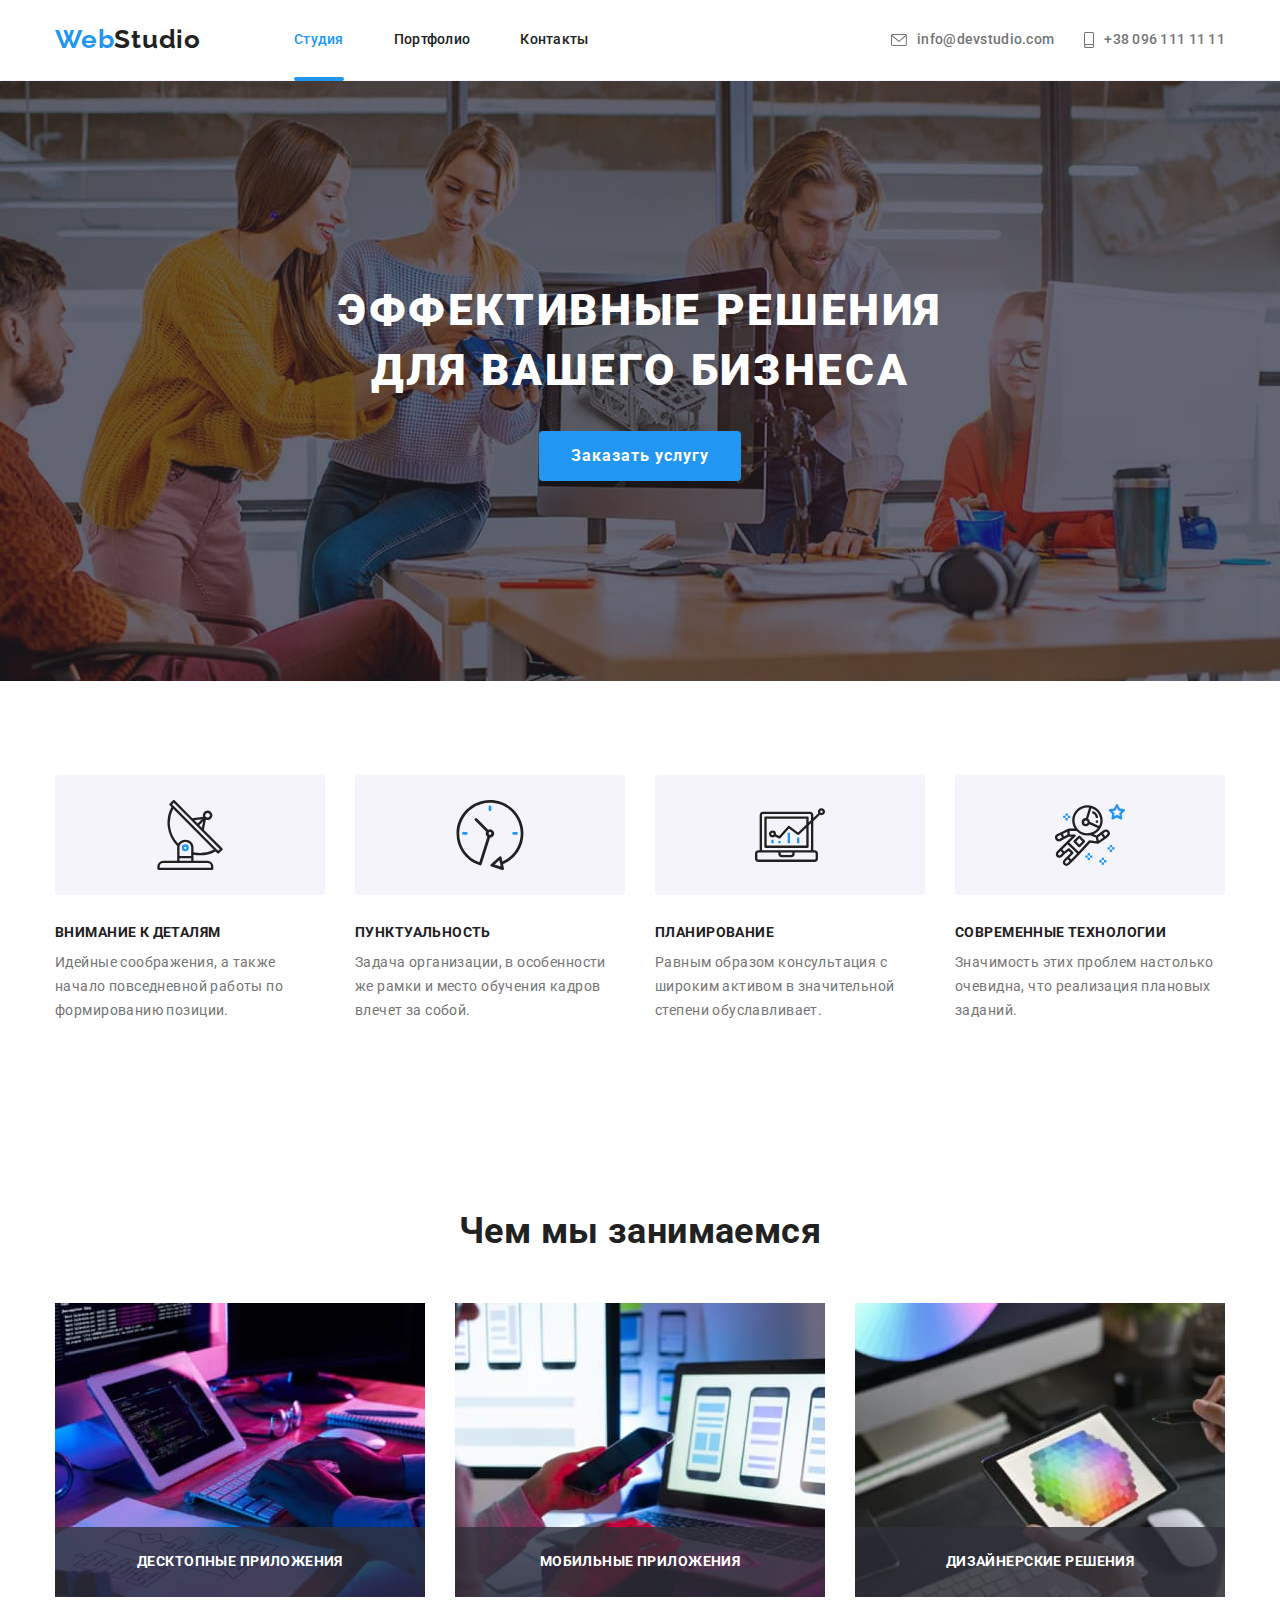
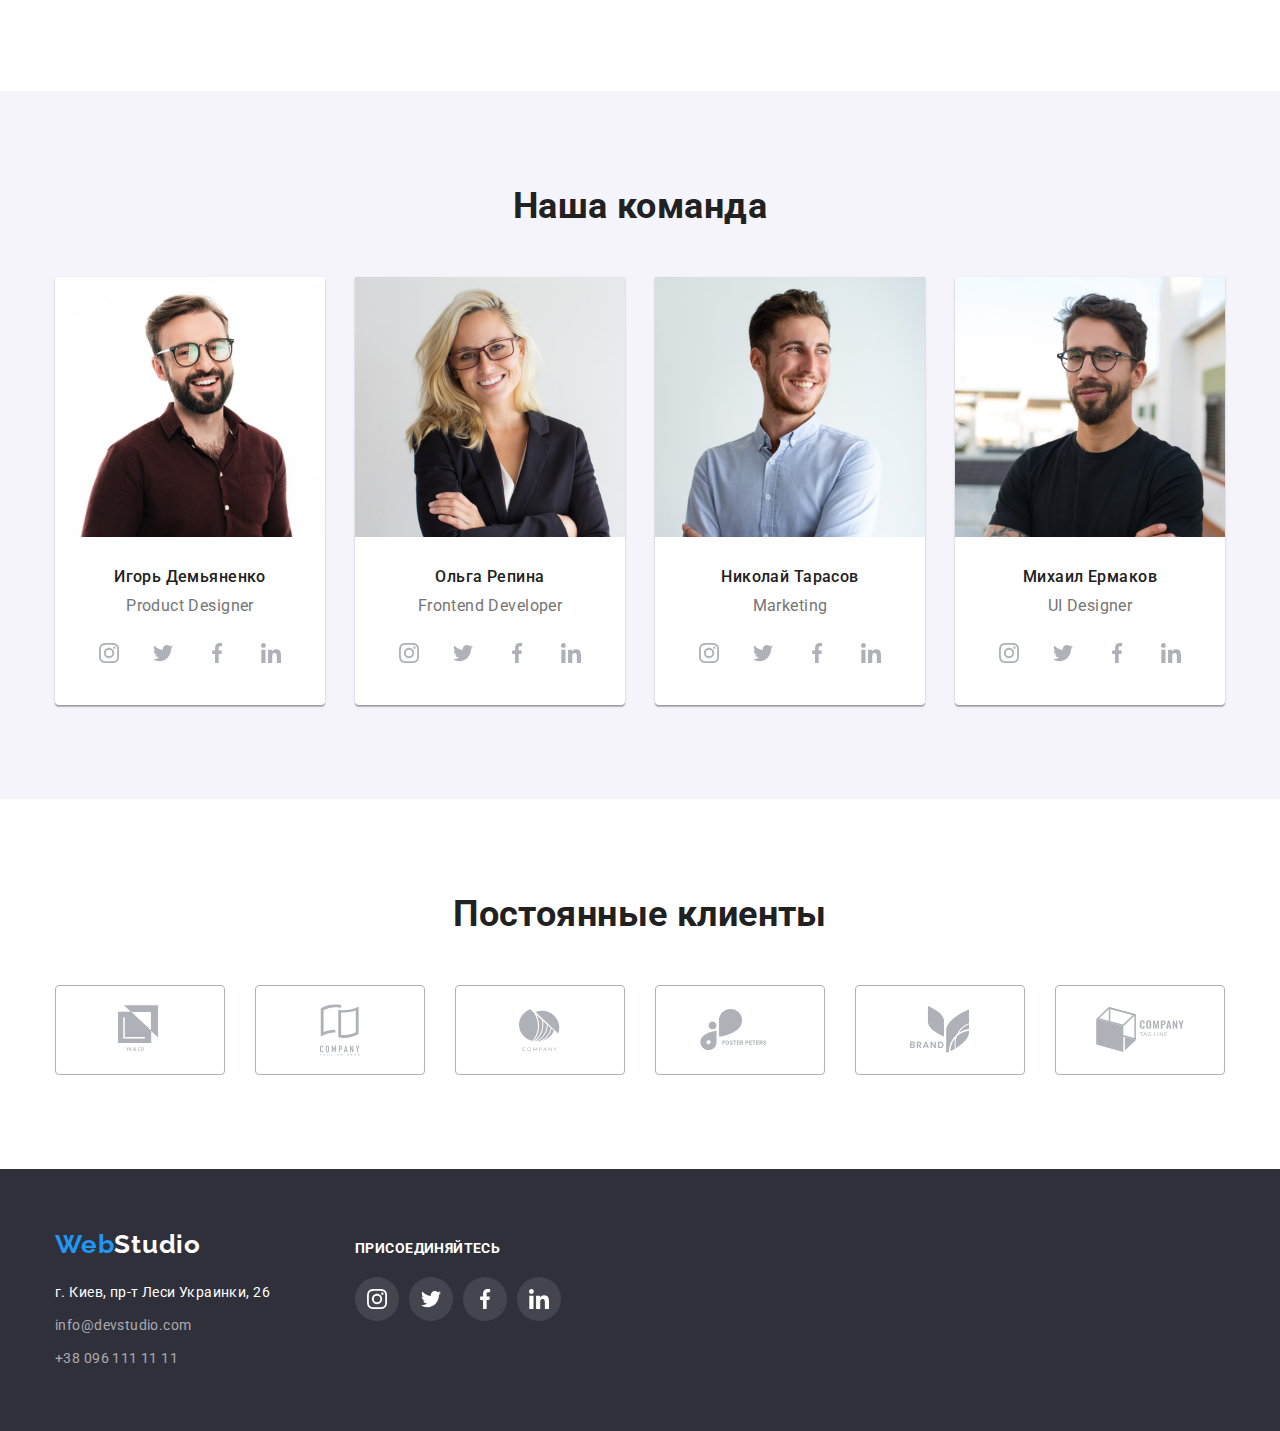
<file: index.html>
<!DOCTYPE html>
<html lang="ru">

<head>
  <meta charset="UTF-8" />
  <meta name="viewport" content="width=device-width, initial-scale=1.0" />
  <title>Студия</title>
  <link href="https://fonts.googleapis.com/css2?family=Raleway:wght@700&family=Roboto:wght@400;500;700;900&display=swap"
    rel="stylesheet" />
  <link rel="stylesheet"
    href="https://cdnjs.cloudflare.com/ajax/libs/modern-normalize/1.0.0/modern-normalize.min.css" />
  <link rel="stylesheet" href="./css/style.css" />
</head>

<body>
  <header class="header">
    <div class="container">
      <nav class="main-nav">
        <a class="link logo-link" href="./index.html" lang="en"><span class="web-word">Web</span>Studio</a>

        <ul class="nav-list list">
          <li class="item"><a class="link active" href="./index.html">Студия</a></li>
          <li class="item">
            <a class="link" href="./portfolio.html">Портфолио</a>
          </li>
          <li class="item"><a class="link" href="">Контакты</a></li>
        </ul>
      </nav>
      <address class="header-contacts">
        <a class="link" href="mailo:info@devstudio.com">
          <svg class="envelope">
            <use href="./images/sprite.svg#icon-envelope"></use>
          </svg>
          <p lang="en">info@devstudio.com</p>
        </a>
        <a class="link" href="tel:+380961111111">
          <svg class="smartphone">
            <use href="./images/sprite.svg#icon-smartphone"></use>
          </svg>
          <p>+38 096 111 11 11</p>
        </a>
      </address>
    </div>
  </header>

  <main>
    <section class="order-section">
      <div class="container">
        <h1 class="title">Эффективные решения для вашего бизнеса</h1>
        <button class="button" type="button" data-modal-open>Заказать услугу</button>
      </div>
    </section>

    <section class="advantages-section">
      <div class="container">
        <h2 hidden>Наши преимущества</h2>
        <ul class="list">
          <li class="item antenna">
            <h3 class="title">Внимание к деталям</h3>
            <p class="text">
              Идейные соображения, а также начало повседневной работы по
              формированию позиции.
            </p>
          </li>
          <li class="item clock">
            <h3 class="title">Пунктуальность</h3>
            <p class="text">
              Задача организации, в особенности же рамки и место обучения кадров
              влечет за собой.
            </p>
          </li>
          <li class="item diagram">
            <h3 class="title">Планирование</h3>
            <p class="text">
              Равным образом консультация с широким активом в значительной
              степени обуславливает.
            </p>
          </li>
          <li class="item astronaut">
            <h3 class="title">Современные технологии</h3>
            <p class="text">
              Значимость этих проблем настолько очевидна, что реализация
              плановых заданий.
            </p>
          </li>
        </ul>
      </div>
    </section>

    <section class="work-description-section">
      <div class="container">
        <h2 class="title">Чем мы занимаемся</h2>
        <ul class="list">
          <li class="item">
            <img src="./images/work-01.jpg" alt="Человек пишет код по блок-схеме" width="370" height="294" />
            <p class="text">Десктопные приложения</p>
          </li>
          <li class="item">
            <img src="./images/work-02.jpg" alt="Человек сверяет дизайн приложения с макетом" width="370"
              height="294" />
              <p class="text">Мобильные приложения</p>
          </li>
          <li class="item">
            <img src="./images/work-03.jpg" alt="Человек выбирает цвет из электронной палитры" width="370"
              height="294" />
              <p class="text">Дизайнерские решения</p>
          </li>
        </ul>
      </div>
    </section>

    <section class="team-section">
      <div class="container">
        <h2 class="main-title">Наша команда</h2>
        <ul class="list team-list">
          <li class="card">
            <img src="./images/team-01.jpg" alt="Улыбающийся мужчина в очках" width="270" height="260" />
            <h3 class="title">Игорь Демьяненко</h3>
            <p class="text" lang="en">Product Designer</p>
            <ul class="list link-list">
              <li class="item-link">
                <a class="social-link" href="">
                  <svg>
                    <use href="./images/sprite.svg#icon-instagram"></use>
                  </svg>
                </a>
              </li>
              <li class="item-link">
                <a class="social-link" href="">
                  <svg>
                    <use href="./images/sprite.svg#icon-twitter"></use>
                  </svg>
                </a>
              </li>
              <li class="item-link">
                <a class="social-link" href="">
                  <svg>
                    <use href="./images/sprite.svg#icon-facebook"></use>
                  </svg>
                </a>
              </li>
              <li class="item-link">
                <a class="social-link" href="">
                  <svg>
                    <use href="./images/sprite.svg#icon-linkedin"></use>
                  </svg>
                </a>
              </li>
            </ul>
          </li>
          <li class="card">
            <img src="./images/team-02.jpg" alt="Улыбающаяся женщина в очках" width="270" height="260" />
            <h3 class="title">Ольга Репина</h3>
            <p class="text" lang="en">Frontend Developer</p>
            <ul class="list link-list">
              <li class="item-link">
                <a class="social-link" href="">
                  <svg>
                    <use href="./images/sprite.svg#icon-instagram"></use>
                  </svg>
                </a>
              </li>
              <li class="item-link">
                <a class="social-link" href="">
                  <svg>
                    <use href="./images/sprite.svg#icon-twitter"></use>
                  </svg>
                </a>
              </li>
              <li class="item-link">
                <a class="social-link" href="">
                  <svg>
                    <use href="./images/sprite.svg#icon-facebook"></use>
                  </svg>
                </a>
              </li>
              <li class="item-link">
                <a class="social-link" href="">
                  <svg>
                    <use href="./images/sprite.svg#icon-linkedin"></use>
                  </svg>
                </a>
              </li>
            </ul>
          </li>
          <li class="card">
            <img src="./images/team-03.jpg" alt="Улыбающийся мужчина" width="270" height="260" />
            <h3 class="title">Николай Тарасов</h3>
            <p class="text" lang="en">Marketing</p>
            <ul class="list link-list">
              <li class="item-link">
                <a class="social-link" href="">
                  <svg>
                    <use href="./images/sprite.svg#icon-instagram"></use>
                  </svg>
                </a>
              </li>
              <li class="item-link">
                <a class="social-link" href="">
                  <svg>
                    <use href="./images/sprite.svg#icon-twitter"></use>
                  </svg>
                </a>
              </li>
              <li class="item-link">
                <a class="social-link" href="">
                  <svg>
                    <use href="./images/sprite.svg#icon-facebook"></use>
                  </svg>
                </a>
              </li>
              <li class="item-link">
                <a class="social-link" href="">
                  <svg>
                    <use href="./images/sprite.svg#icon-linkedin"></use>
                  </svg>
                </a>
              </li>
            </ul>
          </li>
          <li class="card">
            <img src="./images/team-04.jpg" alt="Улыбающийся мужчина в очках" width="270" height="260" />
            <h3 class="title">Михаил Ермаков</h3>
            <p class="text" lang="en">UI Designer</p>
            <ul class="list link-list">
              <li class="item-link">
                <a class="social-link" href="">
                  <svg>
                    <use href="./images/sprite.svg#icon-instagram"></use>
                  </svg>
                </a>
              </li>
              <li class="item-link">
                <a class="social-link" href="">
                  <svg>
                    <use href="./images/sprite.svg#icon-twitter"></use>
                  </svg>
                </a>
              </li>
              <li class="item-link">
                <a class="social-link" href="">
                  <svg>
                    <use href="./images/sprite.svg#icon-facebook"></use>
                  </svg>
                </a>
              </li>
              <li class="item-link">
                <a class="social-link" href="">
                  <svg>
                    <use href="./images/sprite.svg#icon-linkedin"></use>
                  </svg>
                </a>
              </li>
            </ul>
          </li>
        </ul>
      </div>
    </section>

    <section class="clients-section">
      <div class="container">
        <h2 class="title">Постоянные клиенты</h2>
        <ul class="list">
          <li class="company company-01">
            <svg>
              <use href="./images/sprite.svg#icon-company-01"></use>
            </svg>
          </li>
          <li class="company company-02">
            <svg>
              <use href="./images/sprite.svg#icon-company-02"></use>
            </svg>
          </li>
          <li class="company company-03">
            <svg>
              <use href="./images/sprite.svg#icon-company-03"></use>
            </svg>
          </li>
          <li class="company company-04">
            <svg>
              <use href="./images/sprite.svg#icon-company-04"></use>
            </svg>
          </li>
          <li class="company company-05">
            <svg>
              <use href="./images/sprite.svg#icon-company-05"></use>
            </svg>
          </li>
          <li class="company company-06">
            <svg>
              <use href="./images/sprite.svg#icon-company-06"></use>
            </svg>
          </li>
        </ul>
      </div>
    </section>

    <div class="backdrop is-hidden" data-modal>
      <div class="modal-window">
        <button class="close-button" type="button" data-modal-close>
          <svg>
            <use href="./images/sprite.svg#icon-close"></use>
          </svg>
        </button>
      </div>
    </div>
  </main>

  <footer class="footer">
    <div class="container">
      <div class="sub-container">
        <a class="link logo-link" href="./index.html" lang="en"><span class="web-word">Web</span>Studio</a>

        <address class="footer-contacts">
          <p class="text">г. Киев, пр-т Леси Украинки, 26</p>
          <a class="link" href="mailo:info@devstudio.com" lang="en">info@devstudio.com</a><br />
          <a class="link" href="tel:+380961111111">+38 096 111 11 11</a>
        </address>
      </div>
      <div class="sub-container social">
        <p class="text">Присоединяйтесь</p>
        <ul class="list link-list">
          <li class="item-link">
            <a class="social-link" href="">
              <svg class="icon-footer">
                <use href="./images/sprite.svg#icon-instagram"></use>
              </svg>
            </a>
          </li>
          <li class="item-link">
            <a class="social-link" href="">
              <svg class="icon-footer">
                <use href="./images/sprite.svg#icon-twitter"></use>
              </svg>
            </a>
          </li>
          <li class="item-link">
            <a class="social-link" href="">
              <svg class="icon-footer">
                <use href="./images/sprite.svg#icon-facebook"></use>
              </svg>
            </a>
          </li>
          <li class="item-link">
            <a class="social-link" href="">
              <svg class="icon-footer">
                <use href="./images/sprite.svg#icon-linkedin"></use>
              </svg>
            </a>
          </li>
        </ul>
      </div>
    </div>
  </footer>

  <script src="./js/modal.js"></script>
</body>

</html>
</file>
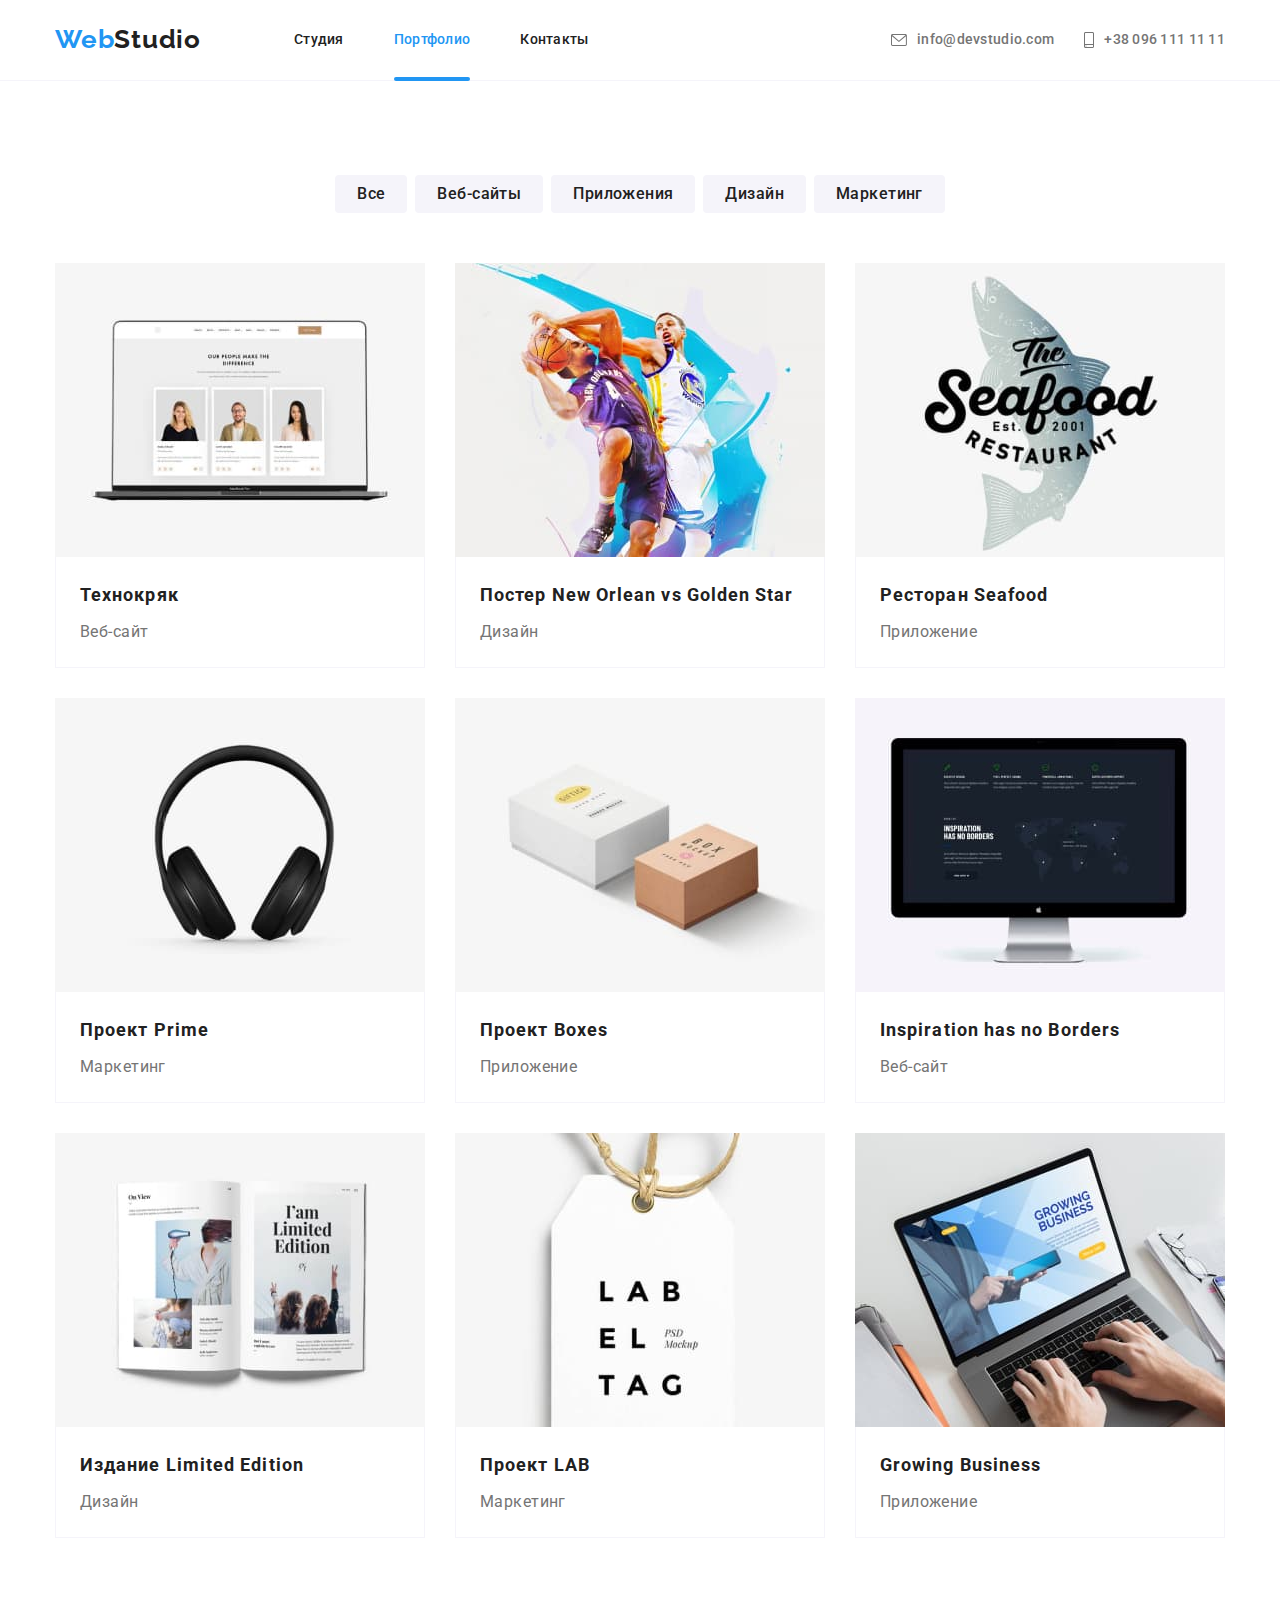
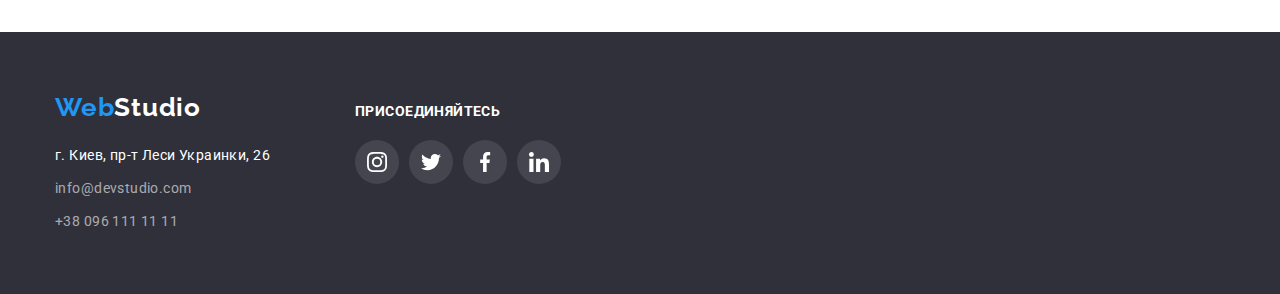
<file: portfolio.html>
<!DOCTYPE html>
<html lang="ru">

<head>
  <meta charset="UTF-8" />
  <meta name="viewport" content="width=device-width, initial-scale=1.0" />
  <title>Портфолио</title>
  <link href="https://fonts.googleapis.com/css2?family=Raleway:wght@700&family=Roboto:wght@400;500;700;900&display=swap"
    rel="stylesheet" />
  <link rel="stylesheet"
    href="https://cdnjs.cloudflare.com/ajax/libs/modern-normalize/1.0.0/modern-normalize.min.css" />
  <link rel="stylesheet" href="./css/style.css" />
</head>

<body>
  <header class="header">
    <div class="container">
      <nav class="main-nav">
        <a class="link logo-link" href="./index.html" lang="en"><span class="web-word">Web</span>Studio</a>

        <ul class="nav-list list">
          <li class="item"><a class="link" href="./index.html">Студия</a></li>
          <li class="item">
            <a class="link active" href="./portfolio.html">Портфолио</a>
          </li>
          <li class="item"><a class="link" href="">Контакты</a></li>
        </ul>
      </nav>
      <address class="header-contacts">
        <a class="link" href="mailo:info@devstudio.com">
          <svg class="envelope">
            <use href="./images/sprite.svg#icon-envelope"></use>
          </svg>
          <p lang="en">info@devstudio.com</p>
        </a>
        <a class="link" href="tel:+380961111111">
          <svg class="smartphone">
            <use href="./images/sprite.svg#icon-smartphone"></use>
          </svg>
          <p>+38 096 111 11 11</p>
        </a>
      </address>
    </div>
  </header>

  <main>
    <section class="projects-section">
      <div class="container">
        <h1 hidden>Наши проекты</h1>
        <ul class="list buttons">
          <li class="item">
            <button class="button" type="button">Все</button>
          </li>
          <li class="item">
            <button class="button" type="button">Веб-сайты</button>
          </li>
          <li class="item">
            <button class="button" type="button">Приложения</button>
          </li>
          <li class="item">
            <button class="button" type="button">Дизайн</button>
          </li>
          <li class="item">
            <button class="button" type="button">Маркетинг</button>
          </li>
        </ul>

        <ul class="list cards">
          <li class="card">
            <a class="link" href="">
              <div class="description-sub-container">
                <img src="./images/project-01.jpg" alt="Ноутбук с открытым сайтом" width="370" height="294" />
                <p>
                  Технокряк это современная площадка распространения коронавируса.
                  Компании используют эту платформу для цифрового шпионажа и атак на защищённые сервера конкурентов.
                </p>
              </div>
              <div class="label-sub-container">
                <h2 class="title">Технокряк</h2>
                <p class="text">Веб-сайт</p>
              </div>
            </a>
          </li>
          <li class="card">
            <a class="link" href="">
              <div class="description-sub-container">
                <img src="./images/project-02.jpg" alt="Два баскетболиста с мячом" width="370" height="294" />
                <p>
                  Технокряк это современная площадка распространения коронавируса.
                  Компании используют эту платформу для цифрового шпионажа и атак на защищённые сервера конкурентов.
                </p>
              </div>
              <div class="label-sub-container">
                <h2 class="title">Постер <span lang="en">New Orlean vs Golden Star</span></h2>
                <p class="text">Дизайн</p>
              </div>
            </a>
          </li>
          <li class="card">
            <a class="link" href="">
              <div class="description-sub-container">
                <img src="./images/project-03.jpg" alt="Рыба с названием ресторана" width="370" height="294" />
                <p>
                  Технокряк это современная площадка распространения коронавируса.
                  Компании используют эту платформу для цифрового шпионажа и атак на защищённые сервера конкурентов.
                </p>
              </div>
              <div class="label-sub-container">
                <h2 class="title">Ресторан <span lang="en">Seafood</span></h2>
                <p class="text">Приложение</p>
              </div>
            </a>
          </li>
          <li class="card">
            <a class="link" href="">
              <div class="description-sub-container">
                <img src="./images/project-04.jpg" alt="Накладные наушники" width="370" height="294" />
                <p>
                  Технокряк это современная площадка распространения коронавируса.
                  Компании используют эту платформу для цифрового шпионажа и атак на защищённые сервера конкурентов.
                </p>
              </div>
              <div class="label-sub-container">
                <h2 class="title">Проект <span lang="en">Prime</span></h2>
                <p class="text">Маркетинг</p>
              </div>
            </a>
          </li>
          <li class="card">
            <a class="link" href="">
              <div class="description-sub-container">
                <img src="./images/project-05.jpg" alt="Две коробки с надписями" width="370" height="294" />
                <p>
                  Технокряк это современная площадка распространения коронавируса.
                  Компании используют эту платформу для цифрового шпионажа и атак на защищённые сервера конкурентов.
                </p>
              </div>
              <div class="label-sub-container">
                <h2 class="title">Проект <span lang="en">Boxes</span></h2>
                <p class="text">Приложение</p>
              </div>
            </a>
          </li>
          <li class="card">
            <a class="link" href="">
              <div class="description-sub-container">
                <img src="./images/project-06.jpg" alt="Компьютер с открытым сайтом" width="370" height="294" />
                <p>
                  Технокряк это современная площадка распространения коронавируса.
                  Компании используют эту платформу для цифрового шпионажа и атак на защищённые сервера конкурентов.
                </p>
              </div>
              <div class="label-sub-container">
                <h2 class="title" lang="en">Inspiration has no Borders</h2>
                <p class="text">Веб-сайт</p>
              </div>
            </a>
          </li>
          <li class="card">
            <a class="link" href="">
              <div class="description-sub-container">
                <img src="./images/project-07.jpg" alt="Открытый журнал" width="370" height="294" />
                <p>
                  Технокряк это современная площадка распространения коронавируса.
                  Компании используют эту платформу для цифрового шпионажа и атак на защищённые сервера конкурентов.
                </p>
              </div>
              <div class="label-sub-container">
                <h2 class="title">Издание <span lang="en">Limited Edition</span></h2>
                <p class="text">Дизайн</p>
              </div>
            </a>
          </li>
          <li class="card">
            <a class="link" href="">
              <div class="description-sub-container">
                <img src="./images/project-08.jpg" alt="Бирка" width="370" height="294" />
                <p>
                  Технокряк это современная площадка распространения коронавируса.
                  Компании используют эту платформу для цифрового шпионажа и атак на защищённые сервера конкурентов.
                </p>
              </div>
              <div class="label-sub-container">
                <h2 class="title">Проект <span lang="en">LAB</span></h2>
                <p class="text">Маркетинг</p>
              </div>
            </a>
          </li>
          <li class="card">
            <a class="link" href="">
              <div class="description-sub-container">
                <img src="./images/project-09.jpg" alt="Мужчина работает за ноутбуком" width="370" height="294" />
                <p>
                  Технокряк это современная площадка распространения коронавируса.
                  Компании используют эту платформу для цифрового шпионажа и атак на защищённые сервера конкурентов.
                </p>
              </div>
              <div class="label-sub-container">
                <h2 class="title" lang="en">Growing Business</h2>
                <p class="text">Приложение</p>
              </div>
            </a>
          </li>
        </ul>
      </div>
    </section>
  </main>

  <footer class="footer">
    <div class="container">
      <div class="sub-container">
        <a class="link logo-link" href="./index.html" lang="en"><span class="web-word">Web</span>Studio</a>
  
        <address class="footer-contacts">
          <p class="text">г. Киев, пр-т Леси Украинки, 26</p>
          <a class="link" href="mailo:info@devstudio.com" lang="en">info@devstudio.com</a><br />
          <a class="link" href="tel:+380961111111">+38 096 111 11 11</a>
        </address>
      </div>
      <div class="sub-container social">
        <p class="text">Присоединяйтесь</p>
        <ul class="list link-list">
          <li class="item-link">
            <a class="social-link" href="">
              <svg class="icon-footer">
                <use href="./images/sprite.svg#icon-instagram"></use>
              </svg>
            </a>
          </li>
          <li class="item-link">
            <a class="social-link" href="">
              <svg class="icon-footer">
                <use href="./images/sprite.svg#icon-twitter"></use>
              </svg>
            </a>
          </li>
          <li class="item-link">
            <a class="social-link" href="">
              <svg class="icon-footer">
                <use href="./images/sprite.svg#icon-facebook"></use>
              </svg>
            </a>
          </li>
          <li class="item-link">
            <a class="social-link" href="">
              <svg class="icon-footer">
                <use href="./images/sprite.svg#icon-linkedin"></use>
              </svg>
            </a>
          </li>
        </ul>
      </div>
    </div>
  </footer>
</body>

</html>
</file>
<file: css/style.css>
/* Палитра
фон:
основной #FFFFFF (белый)
вторичный #F5F4FA (сероватый)
третичный #2F303A (ближе к черному)

текст:
основной #757575 (сероватый)
заголовки #212121 (ближе к черному)
вторичный #FFFFFF (белый)
вторичный с прозрачностью rgba(255, 255, 255, 0.6)
акцент #2196F3 (голубоватый)
 */
:root {
  --primary-bg-color: #ffffff;
  --secondary-bg-color: #f5f4fa;
  --tertiary-bg-color: #2f303a;

  --primary-text-color: #757575;
  --title-text-color: #212121;
  --secondary-text-color: #ffffff;
  --secondary-text-color-alfa: rgba(255, 255, 255, 0.6);
  --accent-color: #2196f3;
}

/* Общие элементы */
*,
*::before,
*::after {
  margin: 0;
  padding: 0;
}

body {
  background-color: var(--primary-bg-color);
  color: var(--primary-text-color);

  font-family: Roboto, sans-serif;
  font-size: 14px;
  line-height: 1.71;
  letter-spacing: 0.03em;
}

img {
  display: block;
}

.list {
  list-style: none;
}

.link {
  text-decoration: none;
  font-style: normal;
}

.header-contacts,
.footer-contacts {
  font-style: normal;
}

.logo-link {
  font-family: Raleway, sans-serif;
  font-weight: 700;
  font-size: 26px;
  line-height: 1.19;
  letter-spacing: 0.03em;
}

.web-word {
  color: var(--accent-color);
}

.container {
  width: 1200px;
  margin-left: auto;
  margin-right: auto;
  padding-left: 15px;
  padding-right: 15px;
}

/* Шапка */
.header {
  font-weight: 500;
  line-height: 1.14;
  letter-spacing: 0.02em;

  border-bottom: 1px solid var(--secondary-bg-color);
  position: relative;
}

.header .container {
  display: flex;
  justify-content: space-between;
  align-items: center;
}

.main-nav {
  display: flex;
  align-items: center;
}

.main-nav .logo-link {
  margin-right: 93px;
  padding-top: 24px;
  padding-bottom: 25px;
}

.header .logo-link,
.nav-list .link {
  color: var(--title-text-color);

  transition: color 250ms cubic-bezier(0.4, 0, 0.2, 1);
}

.nav-list {
  display: flex;
}

.nav-list .item {
  padding-top: 32px;
  padding-bottom: 32px;
  position: relative;
}

.nav-list .item:not(:last-child) {
  margin-right: 50px;
}

.nav-list .active {
  color: var(--accent-color);
}

.nav-list .active::after {
  content: "";
  position: absolute;
  display: block;
  bottom: -1px;
  height: 4px;
  width: 100%;
  border-radius: 2px;
  background-color: var(--accent-color);
  /* pointer-events: none; */
}

.header-contacts {
  display: flex;
}

.header-contacts .link {
  color: var(--primary-text-color);
  display: flex;
  align-items: center;

  transition: color 250ms cubic-bezier(0.4, 0, 0.2, 1);
}

.header-contacts .link:not(:last-child) {
  margin-right: 30px;
}

.header-contacts svg {
  fill: var(--primary-text-color);
  margin-right: 10px;

  transition: fill 250ms cubic-bezier(0.4, 0, 0.2, 1);
}

.header-contacts .envelope {
  width: 16px;
  height: 12px;
}

.header-contacts .smartphone {
  width: 10px;
  height: 16px;
}

.nav-list .link:hover,
.nav-list .link:focus,
.header-contacts .link:hover,
.header-contacts .link:focus {
  color: var(--accent-color);
}

.header-contacts .link:hover svg,
.header-contacts .link:focus svg {
  fill: var(--accent-color);
}

/* Подвал */
.footer {
  background-color: var(--tertiary-bg-color);
  color: var(--secondary-text-color);

  padding-top: 60px;
  padding-bottom: 60px;
}

.footer .container {
  display: flex;
  justify-content: flex-start;
}

.footer .sub-container {
  width: 270px;
}

.footer .sub-container:not(:last-child) {
  margin-right: 30px;
}

.footer .logo-link {
  color: var(--secondary-text-color);
}

.footer-contacts {
  margin-top: 20px;
}

.footer-contacts .text {
  margin-bottom: 9px;
}

.footer-contacts .link {
  color: var(--secondary-text-color-alfa);

  transition: color 250ms cubic-bezier(0.4, 0, 0.2, 1);
}

.footer-contacts .link:hover,
.footer-contacts .link:focus {
  color: var(--accent-color);
}

.footer-contacts .link:not(:last-child) {
  display: inline-block;
  margin-bottom: 9px;
}

.sub-container.social {
  padding-top: 12px;
}

.social .text {
  line-height: 1.14;
  font-weight: 700;
  text-transform: uppercase;
  margin-bottom: 20px;
}

.sub-container .link-list {
  display: flex;
}

.sub-container .item-link:not(:last-child) {
  margin-right: 10px;
}

.sub-container .social-link {
  display: flex;
  padding: 12px;
  border-radius: 50%;
  background-color: rgba(255, 255, 255, 0.1);

  transition: background-color 250ms cubic-bezier(0.4, 0, 0.2, 1);
}

.social .icon-footer {
  fill: var(--primary-bg-color);
}

.sub-container .social-link:hover,
.sub-container .social-link:focus {
  background-color: var(--accent-color);
}

/* Контент страницы Студия */
/* Секция order */
.order-section {
  color: var(--secondary-text-color);
  background-color: var(--tertiary-bg-color);

  background-image: linear-gradient(
      rgba(47, 48, 58, 0.4),
      rgba(47, 48, 58, 0.4)
    ),
    url(../images/bg-01.jpg);
  background-repeat: no-repeat;
  background-position: center;
  background-size: cover;

  padding-top: 200px;
  padding-bottom: 200px;
}

.order-section .container {
  max-width: 696px;
  text-align: center;
  margin-right: auto;
  margin-left: auto;
}

.order-section .title {
  font-weight: 900;
  font-size: 44px;
  line-height: 1.36;
  text-align: center;
  letter-spacing: 0.06em;
  text-transform: uppercase;

  margin-bottom: 30px;
}

.order-section .button {
  background-color: var(--accent-color);
  color: var(--secondary-text-color);

  font-weight: 700;
  font-size: 16px;
  line-height: 1.88;
  letter-spacing: 0.06em;

  padding: 10px 32px;
  border-style: none;
  border-radius: 4px;
  cursor: pointer;
}

/* модальное окно */
.backdrop {
  position: fixed;
  top: 0;
  left: 0;
  width: 100%;
  height: 100%;
  background-color: rgba(0, 0, 0, 0.2);

  opacity: 1;
  transition: opacity 250ms cubic-bezier(0.4, 0, 0.2, 1);
}

.is-hidden {
  pointer-events: none;
  opacity: 0;
  transition: opacity 250ms cubic-bezier(0.4, 0, 0.2, 1);
}

.modal-window {
  width: 528px;
  height: 581px;
  background-color: var(--primary-bg-color);
  box-shadow: 0px 1px 3px rgba(0, 0, 0, 0.12), 0px 1px 1px rgba(0, 0, 0, 0.14),
    0px 2px 1px rgba(0, 0, 0, 0.2);
  border-radius: 4px;

  position: absolute;
  top: 50%;
  left: 50%;
  padding: 8px;
  display: flex;
  justify-content: flex-end;

  transform: translate(-50%, -50%) scale(1);
  transition: transform 250ms cubic-bezier(0.4, 0, 0.2, 1);
}

.is-hidden .modal-window {
  transform: translate(-50%, -50%) scale(0);
  transition: transform 250ms cubic-bezier(0.4, 0, 0.2, 1);
}

.modal-window .close-button {
  height: 30px;
  padding: 8.5px;
  border: 1px solid rgba(0, 0, 0, 0.1);
  background-color: var(--primary-bg-color);
  border-radius: 50%;
  cursor: pointer;
}

.close-button svg {
  width: 11px;
  height: 11px;
}

/* Секция advantages */
.advantages-section {
  padding-top: 94px;
  padding-bottom: 94px;
}

.advantages-section .list {
  display: flex;
  justify-content: space-between;
}

.advantages-section .item {
  width: calc((100% - 3 * 30px) / 4);
}

.advantages-section .item::before {
  content: "";
  display: block;
  height: 120px;
  border-radius: 4px;
  background-color: var(--secondary-bg-color);
  margin-bottom: 30px;
  background-repeat: no-repeat;
  background-position: center;
}

.antenna::before {
  background-image: url(../images/antenna.svg);
}

.clock::before {
  background-image: url(../images/clock.svg);
}

.diagram::before {
  background-image: url(../images/diagram.svg);
}

.astronaut::before {
  background-image: url(../images/astronaut.svg);
}

.advantages-section .title {
  color: var(--title-text-color);

  font-weight: 700;
  font-size: 14px;
  line-height: 1.14;
  text-transform: uppercase;

  margin-bottom: 10px;
}

/* Секция work-description (чем мы занимаемся) */
.work-description-section {
  padding-top: 94px;
  padding-bottom: 94px;
}

.work-description-section .title {
  color: var(--title-text-color);

  font-weight: 700;
  font-size: 36px;
  line-height: 1.17;
  text-align: center;

  margin-bottom: 50px;
}

.work-description-section .list {
  display: flex;
  justify-content: space-between;
}

.work-description-section .item {
  width: 370px;
  height: 294px;
  position: relative;
}

.work-description-section .text {
  padding: 27px;
  text-transform: uppercase;
  text-align: center;
  font-weight: 700;
  line-height: 1.14;
  background-color: rgba(47, 48, 58, 0.8);
  color: var(--secondary-text-color);
  width: 100%;

  position: absolute;
  bottom: 0;
}

/* Секция team */
.team-section {
  background-color: var(--secondary-bg-color);

  padding-top: 94px;
  padding-bottom: 94px;
}

.team-section .main-title {
  color: var(--title-text-color);

  font-weight: 700;
  font-size: 36px;
  line-height: 1.17;
  text-align: center;

  margin-bottom: 50px;
}

.team-section .team-list {
  display: flex;
  justify-content: space-between;
}

.team-section .card {
  background-color: var(--primary-bg-color);
  box-shadow: 0px 1px 3px rgba(0, 0, 0, 0.12), 0px 1px 1px rgba(0, 0, 0, 0.14),
    0px 2px 1px rgba(0, 0, 0, 0.2);
  border-radius: 0px 0px 4px 4px;

  width: calc((100% - 3 * 30px) / 4);
  padding-bottom: 30px;
}

.team-section .title {
  color: var(--title-text-color);

  font-weight: 500;
  font-size: 16px;
  line-height: 1.19;
  text-align: center;

  margin-top: 30px;
  margin-bottom: 10px;
}

.team-section .text {
  font-size: 16px;
  line-height: 1.19;
  text-align: center;
  margin-bottom: 16px;
}

.team-section .link-list {
  padding-left: 32px;
  padding-right: 32px;
  display: flex;
  justify-content: space-between;
}

.team-section .item-link {
  height: 44px;
  width: calc((100% - 3 * 10px) / 4);
}

.team-section .social-link {
  display: flex;
  padding: 12px;
  border-radius: 50%;

  transition: background-color 250ms cubic-bezier(0.4, 0, 0.2, 1);
}

.social-link svg {
  width: 20px;
  height: 20px;
  fill: #afb1b8;

  transition: fill 250ms cubic-bezier(0.4, 0, 0.2, 1);
}

.team-section .social-link:hover,
.team-section .social-link:focus {
  background-color: var(--accent-color);
}

.team-section .social-link:hover svg,
.team-section .social-link:focus svg {
  fill: var(--primary-bg-color);
}

/* Секция клиенты */
.clients-section {
  padding-top: 94px;
  padding-bottom: 94px;
}

.clients-section .title {
  color: var(--title-text-color);

  font-weight: 700;
  font-size: 36px;
  line-height: 1.17;
  text-align: center;

  margin-bottom: 50px;
}

.clients-section .list {
  display: flex;
  justify-content: space-between;
}

.clients-section .company {
  width: calc((100% - 5 * 30px) / 6);
  height: 90px;
  border: 1px solid #afb1b8;
  border-radius: 4px;
  display: flex;
  justify-content: center;
  align-items: center;
  cursor: pointer;

  transition: border-color 250ms cubic-bezier(0.4, 0, 0.2, 1);
}

.company svg {
  fill: #afb1b8;

  transition: fill 250ms cubic-bezier(0.4, 0, 0.2, 1);
}

.company-01 svg {
  width: 44.27px;
  height: 49.23px;
}

.company-02 svg {
  width: 40px;
  height: 52px;
}

.company-03 svg {
  width: 41px;
  height: 42.6px;
}

.company-04 svg {
  width: 79.66px;
  height: 42.02px;
}

.company-05 svg {
  width: 59px;
  height: 47px;
}

.company-06 svg {
  width: 88.48px;
  height: 45.44px;
}

.clients-section .company:hover,
.clients-section .company:focus {
  border-color: var(--accent-color);
}

.clients-section .company:hover svg,
.clients-section .company:focus svg {
  fill: var(--accent-color);
}

/* Контент страницы Портфолио */
/* Секция projects */
.projects-section {
  padding-top: 94px;
  padding-bottom: 94px;
}

.projects-section .buttons {
  margin-bottom: 50px;

  display: flex;
  justify-content: center;
}

.projects-section .button {
  background-color: var(--secondary-bg-color);
  color: var(--title-text-color);

  font-weight: 500;
  font-size: 16px;
  line-height: 1.63;
  letter-spacing: inherit;

  border-style: none;
  border-radius: 4px;
  padding: 6px 22px;
  cursor: pointer;

  transition-property: background-color, color;
  transition-duration: 250ms;
  transition-timing-function: cubic-bezier(0.4, 0, 0.2, 1);
}

.projects-section .item:not(:last-child) {
  margin-right: 8px;
}

.projects-section .button:hover,
.projects-section .button:focus {
  background-color: var(--accent-color);
  color: var(--secondary-text-color);
}

.projects-section .cards {
  display: flex;
  flex-wrap: wrap;
}

.projects-section .card {
  width: calc((100% - 2 * 30px) / 3);

  transition: box-shadow 250ms cubic-bezier(0.4, 0, 0.2, 1);
}

.projects-section .card:hover,
.projects-section .card:focus {
  box-shadow: 0px 1px 1px rgba(0, 0, 0, 0.12), 0px 4px 4px rgba(0, 0, 0, 0.06),
    1px 4px 6px rgba(0, 0, 0, 0.16);
}

/* всем карточкам, кроме 3-х последних */
.projects-section .card:not(:nth-last-child(-n + 3)) {
  margin-bottom: 30px;
}

/* всем карточкам, кроме каждой 3-й */
.projects-section .card:not(:nth-child(3n)) {
  margin-right: 30px;
}

.projects-section .description-sub-container {
  position: relative;
  overflow: hidden;
}

.description-sub-container p {
  position: absolute;
  width: 100%;
  height: 100%;
  background-color: rgba(33, 150, 243, 0.9);
  padding: 63px 24px;
  font-size: 18px;
  line-height: 1.56;
  color: var(--secondary-text-color);

  transition: transform 250ms cubic-bezier(0.4, 0, 0.2, 1);
}

.description-sub-container:hover p {
  transform: translateY(-100%);
}

.projects-section .label-sub-container {
  border-bottom: 1px solid var(--secondary-bg-color);
  border-left: 1px solid var(--secondary-bg-color);
  border-right: 1px solid var(--secondary-bg-color);

  padding: 20px 24px;
}

.projects-section .title {
  color: var(--title-text-color);

  font-weight: 700;
  font-size: 18px;
  line-height: 2;
  letter-spacing: 0.06em;

  margin-bottom: 4px;
}

.projects-section .text {
  color: var(--primary-text-color);

  font-size: 16px;
  line-height: 1.88;
}
</file>
